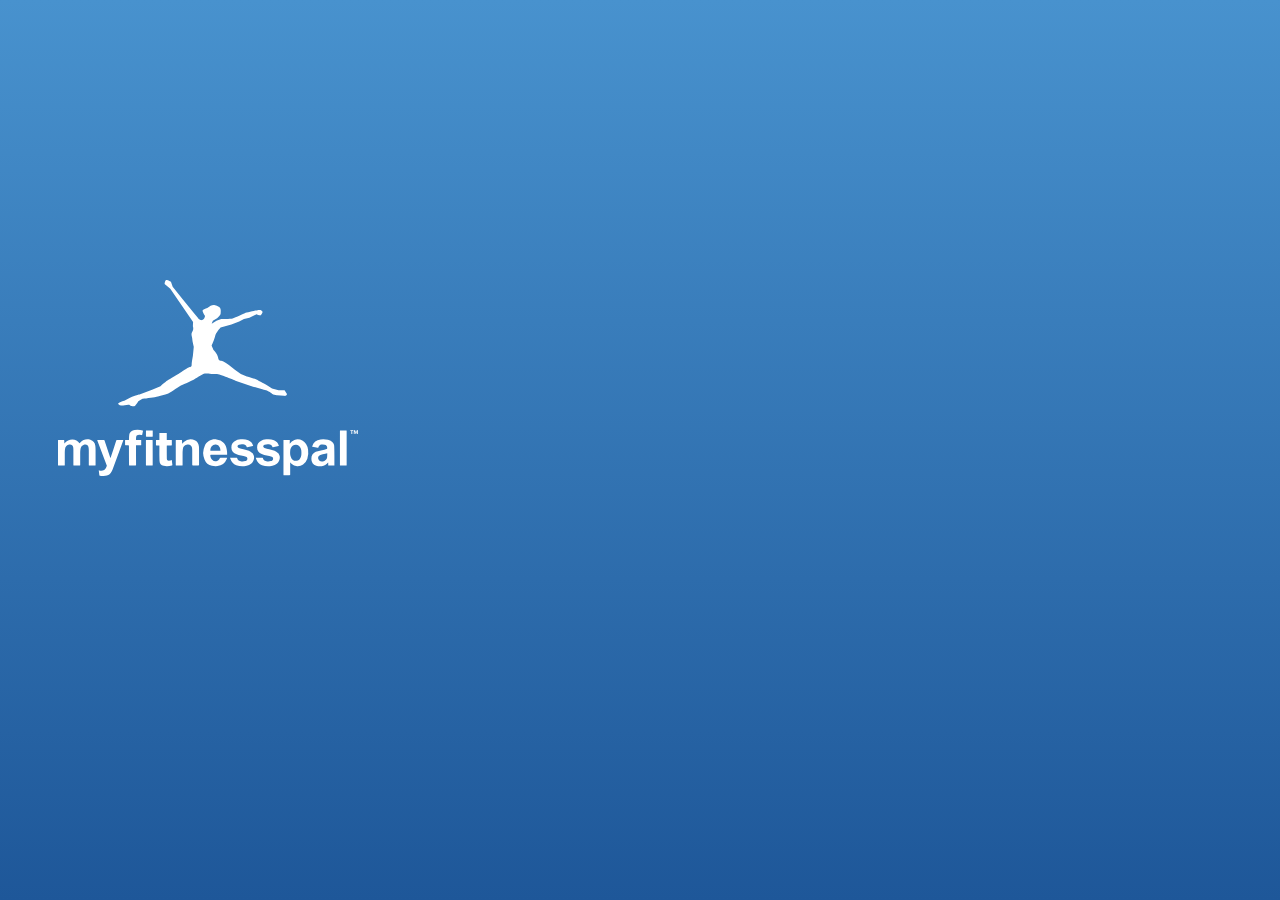
<file: index.html>
<!doctype html>
<html lang="en">
  <head>
    <!-- Required meta tags -->
    <meta charset="utf-8">
    <meta name="viewport" content="width=device-width, initial-scale=1, shrink-to-fit=no">
    
    <!-- Google fonts -->
    <link rel="preconnect" href="https://fonts.gstatic.com">
    <link href="https://fonts.googleapis.com/css2?family=Raleway:wght@300;400;600&display=swap" rel="stylesheet">
    
    <!-- Bootstrap CSS -->
    <link rel="stylesheet" href="https://stackpath.bootstrapcdn.com/bootstrap/4.3.1/css/bootstrap.min.css" integrity="sha384-ggOyR0iXCbMQv3Xipma34MD+dH/1fQ784/j6cY/iJTQUOhcWr7x9JvoRxT2MZw1T" crossorigin="anonymous">
    <link rel="stylesheet" href="css/index.css">

    <title>MyFitnessPal</title>
  </head>

  <body>
    <div class="logoImg">
      <a href="begin.html">
        <img id="logo" src="images/logo.svg" alt="My Fitness Pals Logo" class="img-fluid">
      </a>
    </div>
    

    <!-- Optional JavaScript -->
    <!-- jQuery first, then Popper.js, then Bootstrap JS -->
    <script src="https://code.jquery.com/jquery-3.3.1.slim.min.js"
      integrity="sha384-q8i/X+965DzO0rT7abK41JStQIAqVgRVzpbzo5smXKp4YfRvH+8abtTE1Pi6jizo"
      crossorigin="anonymous"></script>
    <script src="https://cdnjs.cloudflare.com/ajax/libs/popper.js/1.14.7/umd/popper.min.js"
      integrity="sha384-UO2eT0CpHqdSJQ6hJty5KVphtPhzWj9WO1clHTMGa3JDZwrnQq4sF86dIHNDz0W1"
      crossorigin="anonymous"></script>
    <script src="https://stackpath.bootstrapcdn.com/bootstrap/4.3.1/js/bootstrap.min.js"
      integrity="sha384-JjSmVgyd0p3pXB1rRibZUAYoIIy6OrQ6VrjIEaFf/nJGzIxFDsf4x0xIM+B07jRM"
      crossorigin="anonymous"></script>
  </body>
</html>
</file>
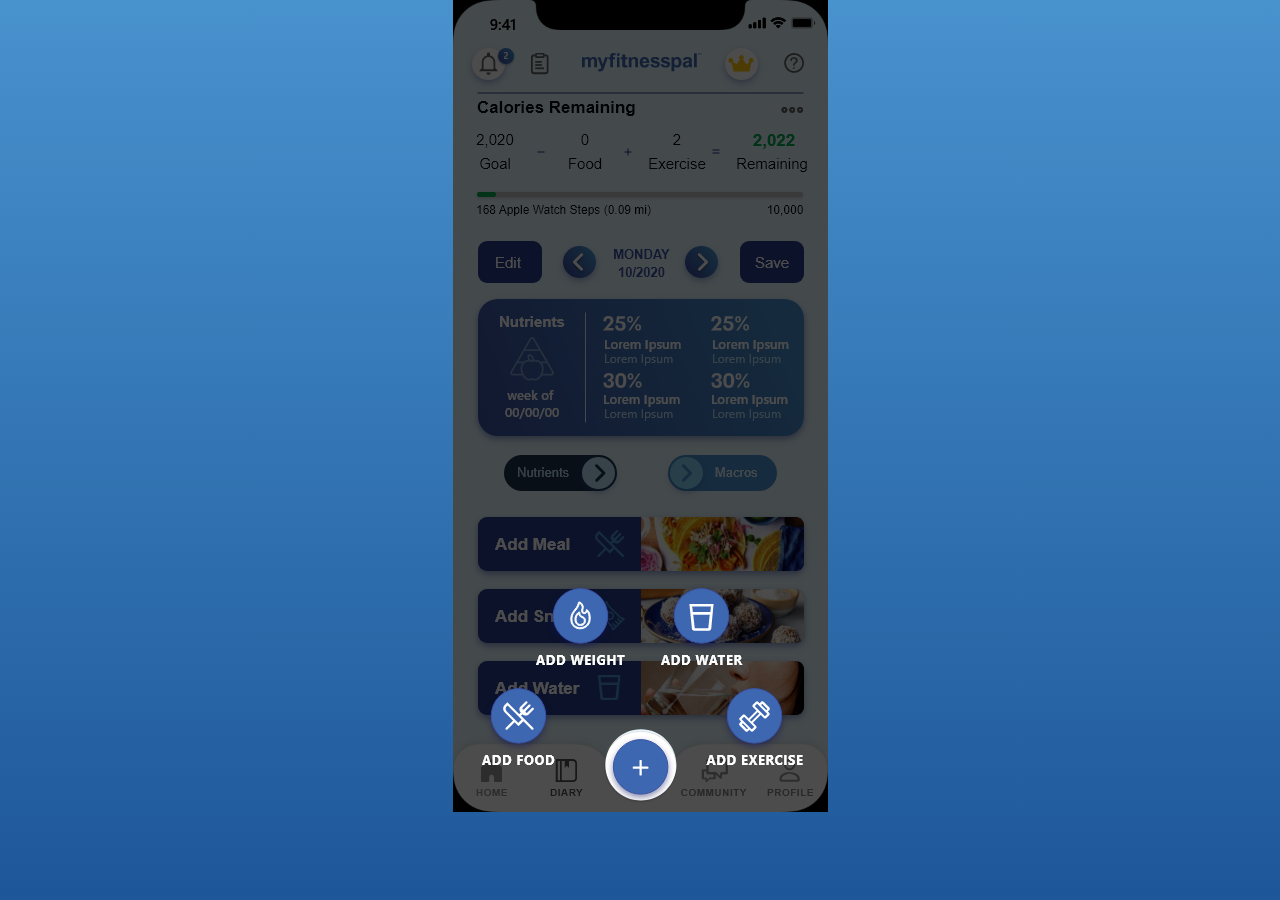
<file: addExercise.html>
<!doctype html>
<html lang="en">
  <head>
    <!-- Required meta tags -->
    <meta charset="utf-8">
    <meta name="viewport" content="width=device-width, initial-scale=1, shrink-to-fit=no">
    
    <!-- Google fonts -->
    <link rel="preconnect" href="https://fonts.gstatic.com">
    <link href="https://fonts.googleapis.com/css2?family=Raleway:wght@300;400;600&display=swap" rel="stylesheet">
    
    <!-- Bootstrap CSS -->
    <link rel="stylesheet" href="https://stackpath.bootstrapcdn.com/bootstrap/4.3.1/css/bootstrap.min.css" integrity="sha384-ggOyR0iXCbMQv3Xipma34MD+dH/1fQ784/j6cY/iJTQUOhcWr7x9JvoRxT2MZw1T" crossorigin="anonymous">
    <link rel="stylesheet" href="css/index.css">

    <title>MyFitnessPal</title>
  </head>

  <body>
    <div class="info">
        <a href="exerciseDiary.html">
         <img src="images/addExercise.png" alt="addExercise" style="width: cover;">
        </a>

    </div>
       
   
    <!-- Optional JavaScript -->
    <!-- jQuery first, then Popper.js, then Bootstrap JS -->
    <script src="https://code.jquery.com/jquery-3.3.1.slim.min.js"
      integrity="sha384-q8i/X+965DzO0rT7abK41JStQIAqVgRVzpbzo5smXKp4YfRvH+8abtTE1Pi6jizo"
      crossorigin="anonymous"></script>
    <script src="https://cdnjs.cloudflare.com/ajax/libs/popper.js/1.14.7/umd/popper.min.js"
      integrity="sha384-UO2eT0CpHqdSJQ6hJty5KVphtPhzWj9WO1clHTMGa3JDZwrnQq4sF86dIHNDz0W1"
      crossorigin="anonymous"></script>
    <script src="https://stackpath.bootstrapcdn.com/bootstrap/4.3.1/js/bootstrap.min.js"
      integrity="sha384-JjSmVgyd0p3pXB1rRibZUAYoIIy6OrQ6VrjIEaFf/nJGzIxFDsf4x0xIM+B07jRM"
      crossorigin="anonymous"></script>
  </body>
</html>
</file>
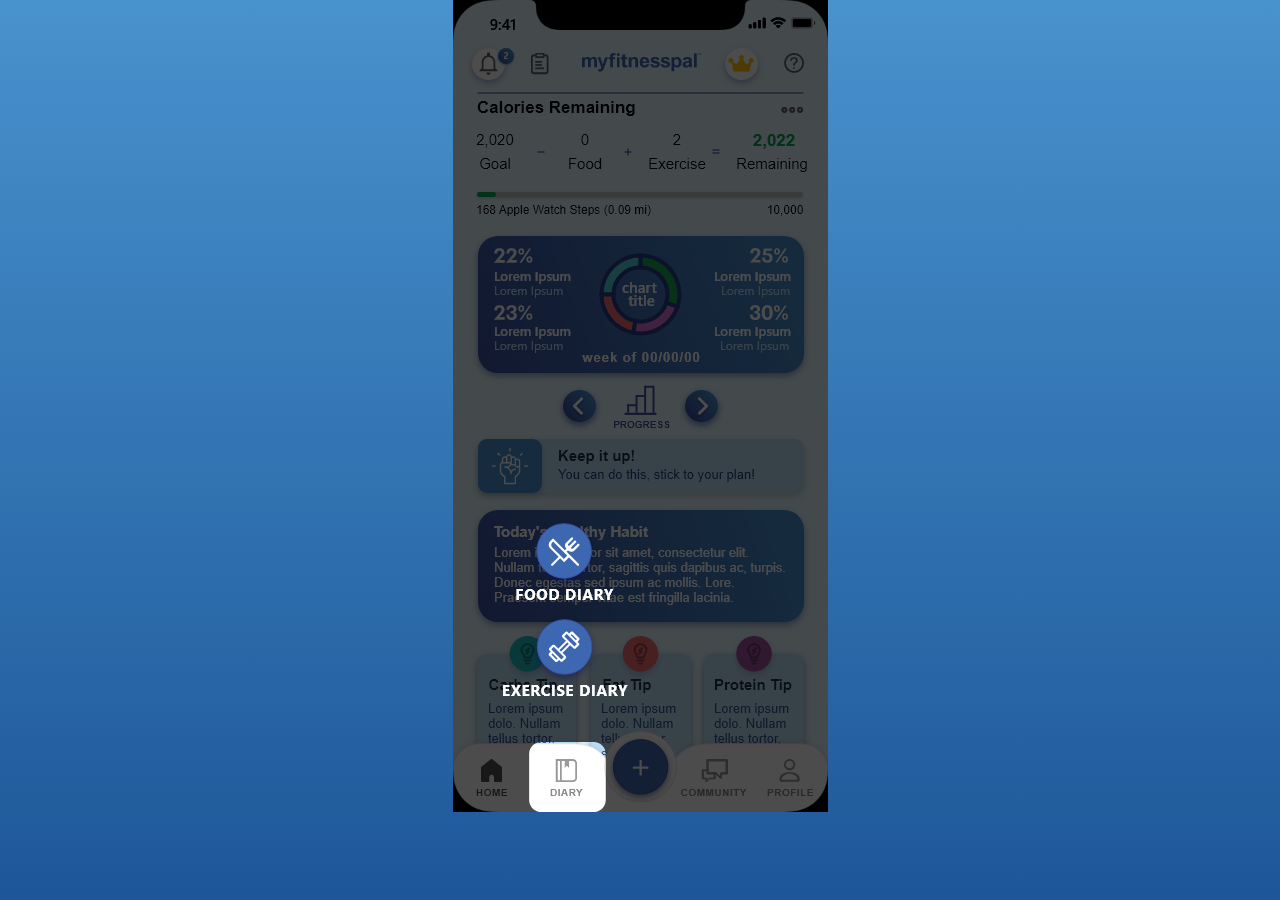
<file: addFood.html>
<!doctype html>
<html lang="en">
  <head>
    <!-- Required meta tags -->
    <meta charset="utf-8">
    <meta name="viewport" content="width=device-width, initial-scale=1, shrink-to-fit=no">
    
    <!-- Google fonts -->
    <link rel="preconnect" href="https://fonts.gstatic.com">
    <link href="https://fonts.googleapis.com/css2?family=Raleway:wght@300;400;600&display=swap" rel="stylesheet">
    
    <!-- Bootstrap CSS -->
    <link rel="stylesheet" href="https://stackpath.bootstrapcdn.com/bootstrap/4.3.1/css/bootstrap.min.css" integrity="sha384-ggOyR0iXCbMQv3Xipma34MD+dH/1fQ784/j6cY/iJTQUOhcWr7x9JvoRxT2MZw1T" crossorigin="anonymous">
    <link rel="stylesheet" href="css/index.css">

    <title>MyFitnessPal</title>
  </head>

  <body>
    <div class="info">
        <a href="foodDiary.html">
         <img src="images/addFood.png" alt="addFood" style="width: cover;">
        </a>

    </div>
       
   
    <!-- Optional JavaScript -->
    <!-- jQuery first, then Popper.js, then Bootstrap JS -->
    <script src="https://code.jquery.com/jquery-3.3.1.slim.min.js"
      integrity="sha384-q8i/X+965DzO0rT7abK41JStQIAqVgRVzpbzo5smXKp4YfRvH+8abtTE1Pi6jizo"
      crossorigin="anonymous"></script>
    <script src="https://cdnjs.cloudflare.com/ajax/libs/popper.js/1.14.7/umd/popper.min.js"
      integrity="sha384-UO2eT0CpHqdSJQ6hJty5KVphtPhzWj9WO1clHTMGa3JDZwrnQq4sF86dIHNDz0W1"
      crossorigin="anonymous"></script>
    <script src="https://stackpath.bootstrapcdn.com/bootstrap/4.3.1/js/bootstrap.min.js"
      integrity="sha384-JjSmVgyd0p3pXB1rRibZUAYoIIy6OrQ6VrjIEaFf/nJGzIxFDsf4x0xIM+B07jRM"
      crossorigin="anonymous"></script>
  </body>
</html>
</file>
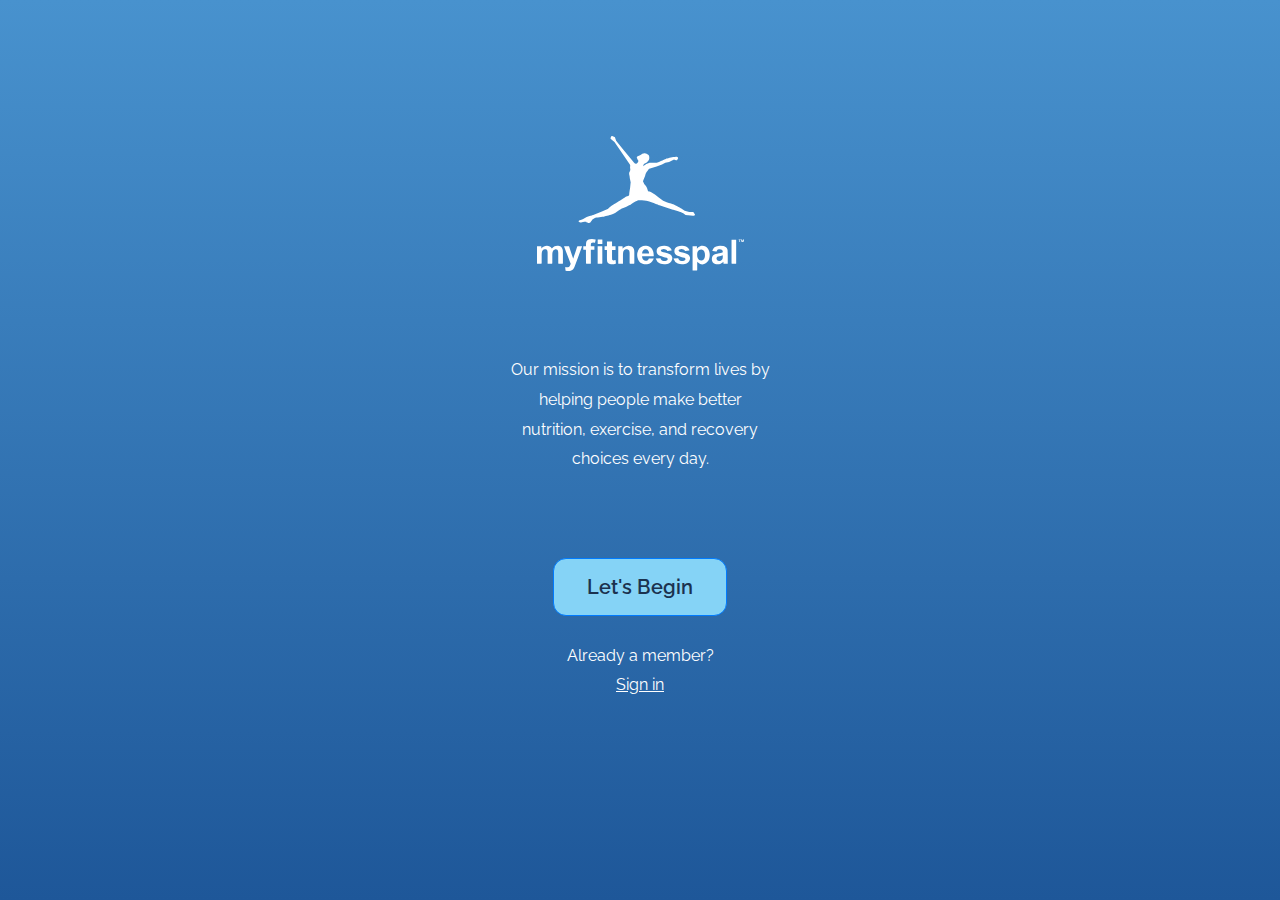
<file: begin.html>
<!doctype html>
<html lang="en">
  <head>
    <!-- Required meta tags -->
    <meta charset="utf-8">
    <meta name="viewport" content="width=device-width, initial-scale=1, shrink-to-fit=no">
    
    <!-- Google fonts -->
    <link rel="preconnect" href="https://fonts.gstatic.com">
    <link href="https://fonts.googleapis.com/css2?family=Raleway:wght@300;400;600&display=swap" rel="stylesheet">
    
    <!-- Bootstrap CSS -->
    <link rel="stylesheet" href="https://stackpath.bootstrapcdn.com/bootstrap/4.3.1/css/bootstrap.min.css" integrity="sha384-ggOyR0iXCbMQv3Xipma34MD+dH/1fQ784/j6cY/iJTQUOhcWr7x9JvoRxT2MZw1T" crossorigin="anonymous">
    <link rel="stylesheet" href="css/index.css">

    <title>MyFitnessPal</title>
  </head>

  <body>
    <div class="begin">
        <img id="logoBegin" src="images/logo.svg" alt="My Fitness Pals Logo" class="img-fluid">
        <p>Our mission is to transform lives by helping people make better nutrition, exercise, and recovery choices every&nbsp;day.</p>
        <a href="scroller.html">
            <button class="btn btn-lg btn-primary">Let's Begin</button>
        </a>
        <p>Already a member?<br>
            <a href="signIn.html">Sign in</a>    
        </p>
    </div>
    

    <!-- Optional JavaScript -->
    <!-- jQuery first, then Popper.js, then Bootstrap JS -->
    <script src="https://code.jquery.com/jquery-3.3.1.slim.min.js"
      integrity="sha384-q8i/X+965DzO0rT7abK41JStQIAqVgRVzpbzo5smXKp4YfRvH+8abtTE1Pi6jizo"
      crossorigin="anonymous"></script>
    <script src="https://cdnjs.cloudflare.com/ajax/libs/popper.js/1.14.7/umd/popper.min.js"
      integrity="sha384-UO2eT0CpHqdSJQ6hJty5KVphtPhzWj9WO1clHTMGa3JDZwrnQq4sF86dIHNDz0W1"
      crossorigin="anonymous"></script>
    <script src="https://stackpath.bootstrapcdn.com/bootstrap/4.3.1/js/bootstrap.min.js"
      integrity="sha384-JjSmVgyd0p3pXB1rRibZUAYoIIy6OrQ6VrjIEaFf/nJGzIxFDsf4x0xIM+B07jRM"
      crossorigin="anonymous"></script>
  </body>
</html>
</file>
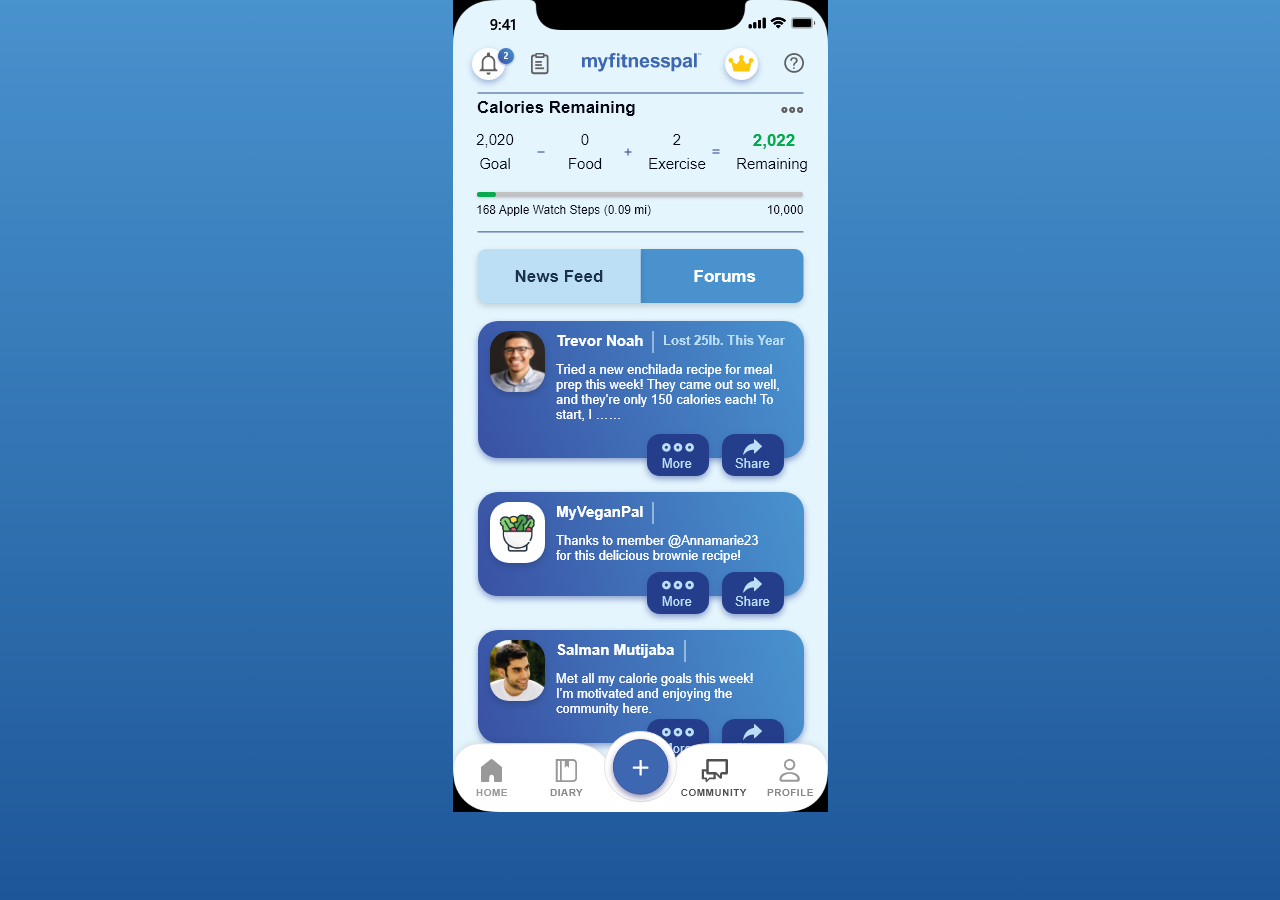
<file: community.html>
<!doctype html>
<html lang="en">
  <head>
    <!-- Required meta tags -->
    <meta charset="utf-8">
    <meta name="viewport" content="width=device-width, initial-scale=1, shrink-to-fit=no">
    
    <!-- Google fonts -->
    <link rel="preconnect" href="https://fonts.gstatic.com">
    <link href="https://fonts.googleapis.com/css2?family=Raleway:wght@300;400;600&display=swap" rel="stylesheet">
    
    <!-- Bootstrap CSS -->
    <link rel="stylesheet" href="https://stackpath.bootstrapcdn.com/bootstrap/4.3.1/css/bootstrap.min.css" integrity="sha384-ggOyR0iXCbMQv3Xipma34MD+dH/1fQ784/j6cY/iJTQUOhcWr7x9JvoRxT2MZw1T" crossorigin="anonymous">
    <link rel="stylesheet" href="css/index.css">

    <title>MyFitnessPal</title>
  </head>

  <body>
    <div class="info">
        <a href="forums.html">
         <img src="images/newsFeed.png" alt="community" style="width: cover;">
        </a>

    </div>
       
   
    <!-- Optional JavaScript -->
    <!-- jQuery first, then Popper.js, then Bootstrap JS -->
    <script src="https://code.jquery.com/jquery-3.3.1.slim.min.js"
      integrity="sha384-q8i/X+965DzO0rT7abK41JStQIAqVgRVzpbzo5smXKp4YfRvH+8abtTE1Pi6jizo"
      crossorigin="anonymous"></script>
    <script src="https://cdnjs.cloudflare.com/ajax/libs/popper.js/1.14.7/umd/popper.min.js"
      integrity="sha384-UO2eT0CpHqdSJQ6hJty5KVphtPhzWj9WO1clHTMGa3JDZwrnQq4sF86dIHNDz0W1"
      crossorigin="anonymous"></script>
    <script src="https://stackpath.bootstrapcdn.com/bootstrap/4.3.1/js/bootstrap.min.js"
      integrity="sha384-JjSmVgyd0p3pXB1rRibZUAYoIIy6OrQ6VrjIEaFf/nJGzIxFDsf4x0xIM+B07jRM"
      crossorigin="anonymous"></script>
  </body>
</html>
</file>
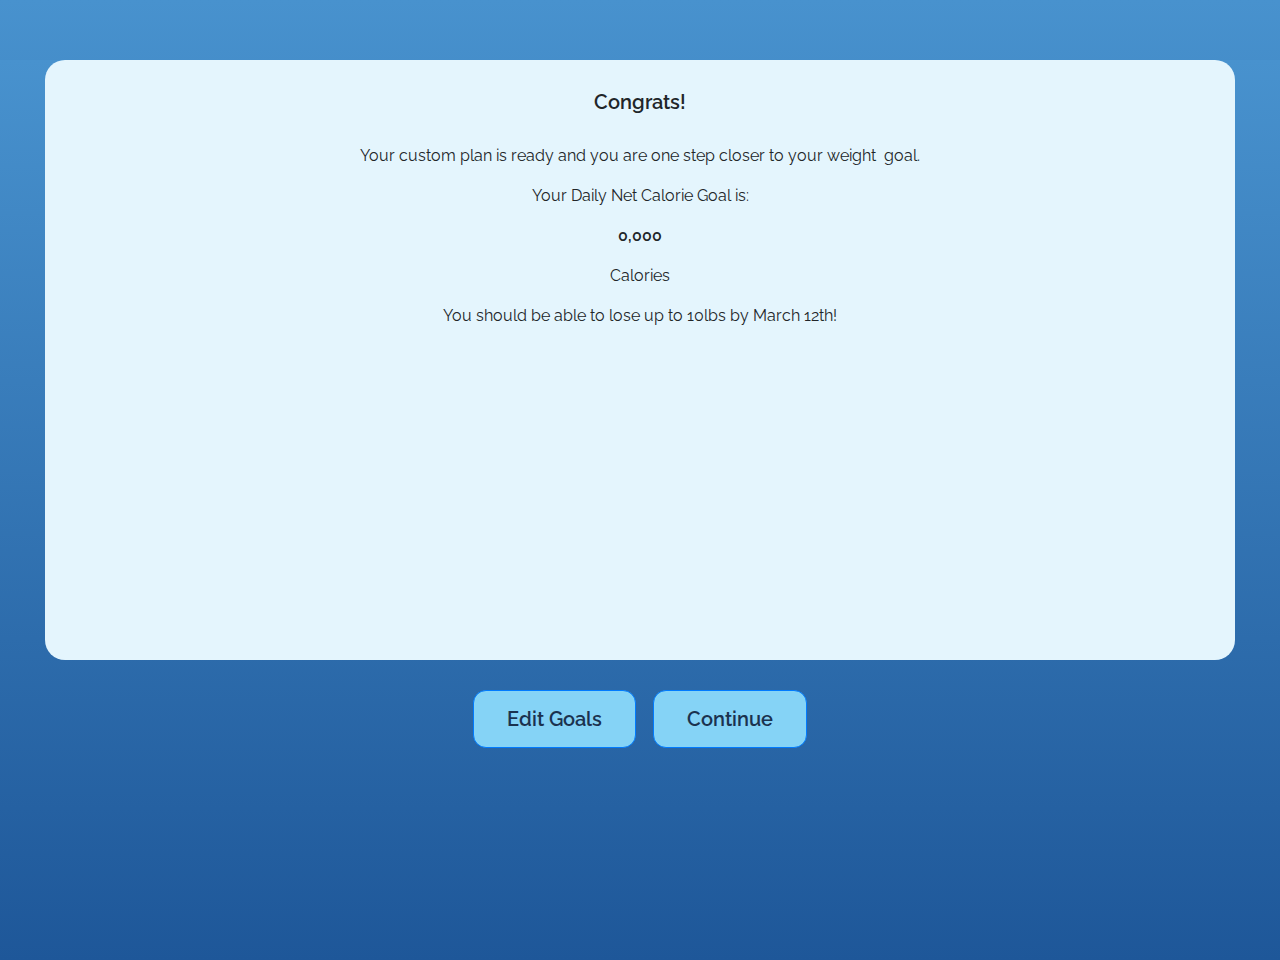
<file: congrats.html>
<!doctype html>
<html lang="en">
  <head>
    <!-- Required meta tags -->
    <meta charset="utf-8">
    <meta name="viewport" content="width=device-width, initial-scale=1, shrink-to-fit=no">
    
    <!-- Google fonts -->
    <link rel="preconnect" href="https://fonts.gstatic.com">
    <link href="https://fonts.googleapis.com/css2?family=Raleway:wght@300;400;600&display=swap" rel="stylesheet">
    
    <!-- Bootstrap CSS -->
    <link rel="stylesheet" href="https://stackpath.bootstrapcdn.com/bootstrap/4.3.1/css/bootstrap.min.css" integrity="sha384-ggOyR0iXCbMQv3Xipma34MD+dH/1fQ784/j6cY/iJTQUOhcWr7x9JvoRxT2MZw1T" crossorigin="anonymous">
    <link rel="stylesheet" href="css/index.css">

    <title>MyFitnessPal</title>
  </head>

  <body>
    <div class="info">
      <div class="congratsContent">
          <h1>Congrats!</h1>
          <p>Your custom plan is ready and you are one step closer to your weight &nbsp;goal.</p>
          <p>Your Daily Net Calorie Goal is:</p>
            <p style="font-weight: 600;">0,000</p>
            <p>Calories</p>
            <p>You should be able to lose up to 10lbs by March 12th!</p>
      </div>

        <a href="info2.html">
            <button class="btn btn-lg btn-primary">Edit Goals</button>
        </a>
        <a href="homepage.html">
            <button class="btn btn-lg btn-primary" id="second">Continue</button>
        </a>

    </div>
       
   
    <!-- Optional JavaScript -->
    <!-- jQuery first, then Popper.js, then Bootstrap JS -->
    <script src="https://code.jquery.com/jquery-3.3.1.slim.min.js"
      integrity="sha384-q8i/X+965DzO0rT7abK41JStQIAqVgRVzpbzo5smXKp4YfRvH+8abtTE1Pi6jizo"
      crossorigin="anonymous"></script>
    <script src="https://cdnjs.cloudflare.com/ajax/libs/popper.js/1.14.7/umd/popper.min.js"
      integrity="sha384-UO2eT0CpHqdSJQ6hJty5KVphtPhzWj9WO1clHTMGa3JDZwrnQq4sF86dIHNDz0W1"
      crossorigin="anonymous"></script>
    <script src="https://stackpath.bootstrapcdn.com/bootstrap/4.3.1/js/bootstrap.min.js"
      integrity="sha384-JjSmVgyd0p3pXB1rRibZUAYoIIy6OrQ6VrjIEaFf/nJGzIxFDsf4x0xIM+B07jRM"
      crossorigin="anonymous"></script>
  </body>
</html>
</file>
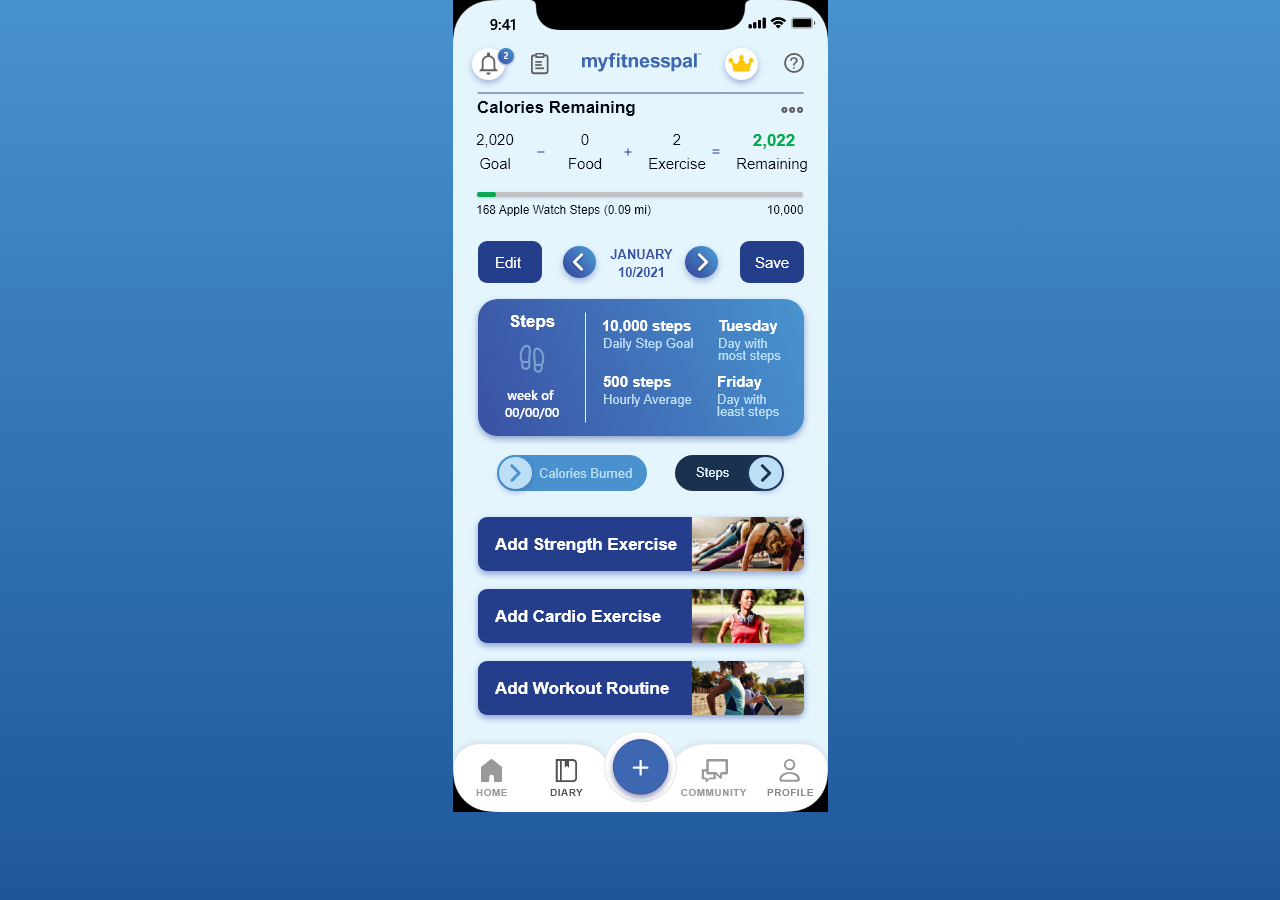
<file: exerciseDiary.html>
<!doctype html>
<html lang="en">
  <head>
    <!-- Required meta tags -->
    <meta charset="utf-8">
    <meta name="viewport" content="width=device-width, initial-scale=1, shrink-to-fit=no">
    
    <!-- Google fonts -->
    <link rel="preconnect" href="https://fonts.gstatic.com">
    <link href="https://fonts.googleapis.com/css2?family=Raleway:wght@300;400;600&display=swap" rel="stylesheet">
    
    <!-- Bootstrap CSS -->
    <link rel="stylesheet" href="https://stackpath.bootstrapcdn.com/bootstrap/4.3.1/css/bootstrap.min.css" integrity="sha384-ggOyR0iXCbMQv3Xipma34MD+dH/1fQ784/j6cY/iJTQUOhcWr7x9JvoRxT2MZw1T" crossorigin="anonymous">
    <link rel="stylesheet" href="css/index.css">

    <title>MyFitnessPal</title>
  </head>

  <body>
    <div class="info">
        <a href="community.html">
         <img src="images/exerciseLog.png" alt="exerciseDiary" style="width: cover;">
        </a>

    </div>
       
   
    <!-- Optional JavaScript -->
    <!-- jQuery first, then Popper.js, then Bootstrap JS -->
    <script src="https://code.jquery.com/jquery-3.3.1.slim.min.js"
      integrity="sha384-q8i/X+965DzO0rT7abK41JStQIAqVgRVzpbzo5smXKp4YfRvH+8abtTE1Pi6jizo"
      crossorigin="anonymous"></script>
    <script src="https://cdnjs.cloudflare.com/ajax/libs/popper.js/1.14.7/umd/popper.min.js"
      integrity="sha384-UO2eT0CpHqdSJQ6hJty5KVphtPhzWj9WO1clHTMGa3JDZwrnQq4sF86dIHNDz0W1"
      crossorigin="anonymous"></script>
    <script src="https://stackpath.bootstrapcdn.com/bootstrap/4.3.1/js/bootstrap.min.js"
      integrity="sha384-JjSmVgyd0p3pXB1rRibZUAYoIIy6OrQ6VrjIEaFf/nJGzIxFDsf4x0xIM+B07jRM"
      crossorigin="anonymous"></script>
  </body>
</html>
</file>
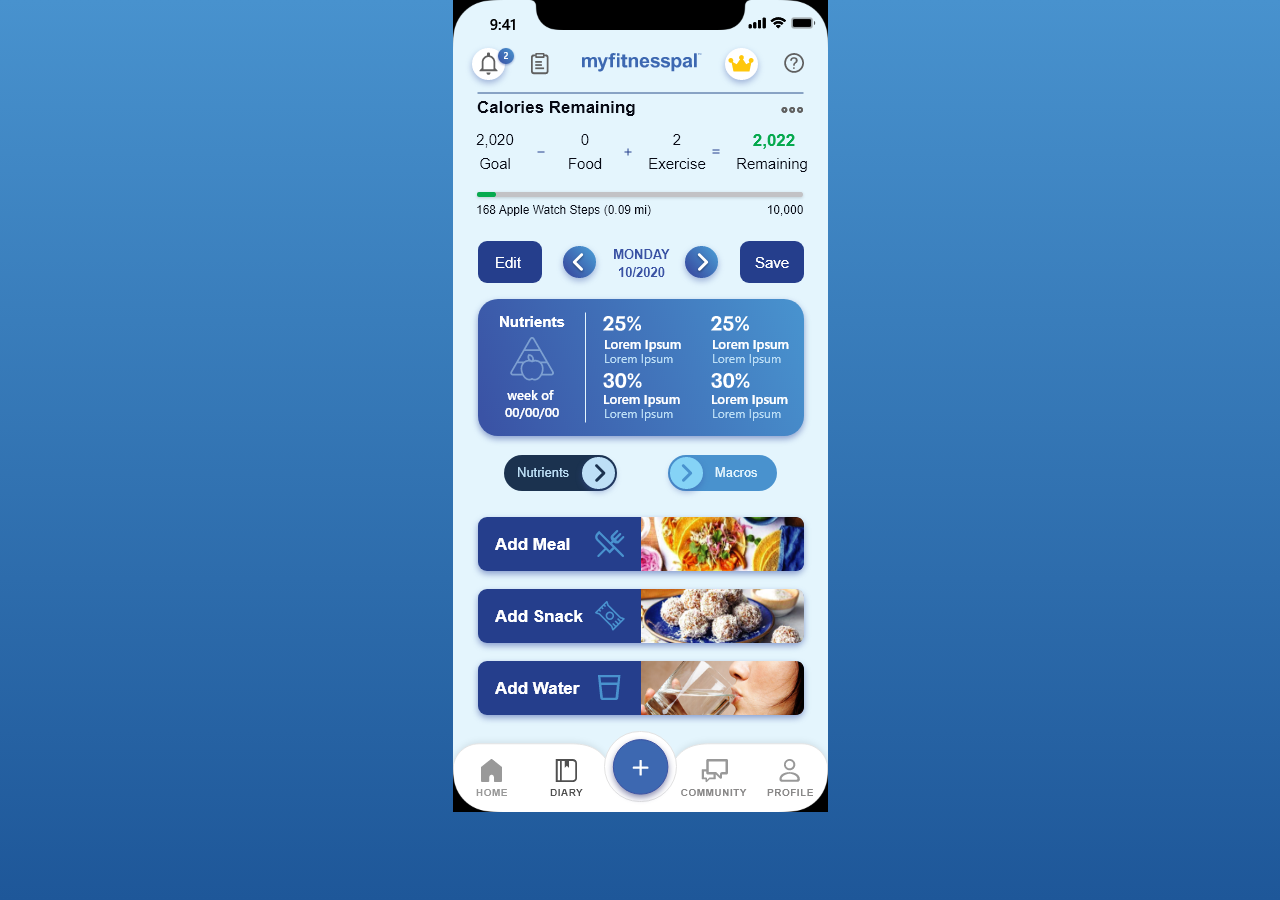
<file: foodDiary.html>
<!doctype html>
<html lang="en">
  <head>
    <!-- Required meta tags -->
    <meta charset="utf-8">
    <meta name="viewport" content="width=device-width, initial-scale=1, shrink-to-fit=no">
    
    <!-- Google fonts -->
    <link rel="preconnect" href="https://fonts.gstatic.com">
    <link href="https://fonts.googleapis.com/css2?family=Raleway:wght@300;400;600&display=swap" rel="stylesheet">
    
    <!-- Bootstrap CSS -->
    <link rel="stylesheet" href="https://stackpath.bootstrapcdn.com/bootstrap/4.3.1/css/bootstrap.min.css" integrity="sha384-ggOyR0iXCbMQv3Xipma34MD+dH/1fQ784/j6cY/iJTQUOhcWr7x9JvoRxT2MZw1T" crossorigin="anonymous">
    <link rel="stylesheet" href="css/index.css">

    <title>MyFitnessPal</title>
  </head>

  <body>
    <div class="info">
        <a href="addExercise.html">
         <img src="images/foodDiary.png" alt="foodDiary" style="width: cover;">
        </a>

    </div>
       
   
    <!-- Optional JavaScript -->
    <!-- jQuery first, then Popper.js, then Bootstrap JS -->
    <script src="https://code.jquery.com/jquery-3.3.1.slim.min.js"
      integrity="sha384-q8i/X+965DzO0rT7abK41JStQIAqVgRVzpbzo5smXKp4YfRvH+8abtTE1Pi6jizo"
      crossorigin="anonymous"></script>
    <script src="https://cdnjs.cloudflare.com/ajax/libs/popper.js/1.14.7/umd/popper.min.js"
      integrity="sha384-UO2eT0CpHqdSJQ6hJty5KVphtPhzWj9WO1clHTMGa3JDZwrnQq4sF86dIHNDz0W1"
      crossorigin="anonymous"></script>
    <script src="https://stackpath.bootstrapcdn.com/bootstrap/4.3.1/js/bootstrap.min.js"
      integrity="sha384-JjSmVgyd0p3pXB1rRibZUAYoIIy6OrQ6VrjIEaFf/nJGzIxFDsf4x0xIM+B07jRM"
      crossorigin="anonymous"></script>
  </body>
</html>
</file>
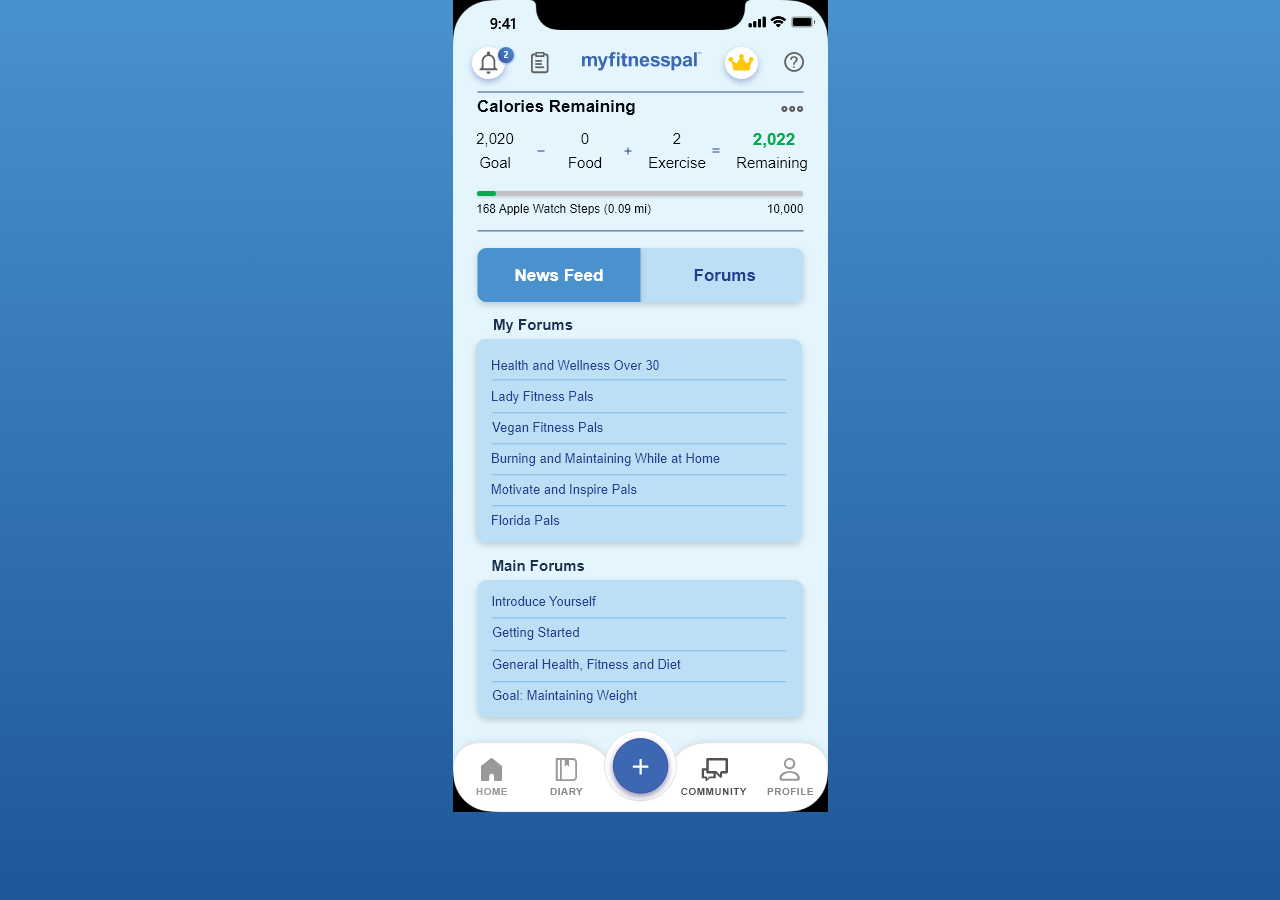
<file: forums.html>
<!doctype html>
<html lang="en">
  <head>
    <!-- Required meta tags -->
    <meta charset="utf-8">
    <meta name="viewport" content="width=device-width, initial-scale=1, shrink-to-fit=no">
    
    <!-- Google fonts -->
    <link rel="preconnect" href="https://fonts.gstatic.com">
    <link href="https://fonts.googleapis.com/css2?family=Raleway:wght@300;400;600&display=swap" rel="stylesheet">
    
    <!-- Bootstrap CSS -->
    <link rel="stylesheet" href="https://stackpath.bootstrapcdn.com/bootstrap/4.3.1/css/bootstrap.min.css" integrity="sha384-ggOyR0iXCbMQv3Xipma34MD+dH/1fQ784/j6cY/iJTQUOhcWr7x9JvoRxT2MZw1T" crossorigin="anonymous">
    <link rel="stylesheet" href="css/index.css">

    <title>MyFitnessPal</title>
  </head>

  <body>
    <div class="info">
        <a href="homepage.html">
         <img src="images/forums.png" alt="forums" style="width: cover;">
        </a>

    </div>
       
   
    <!-- Optional JavaScript -->
    <!-- jQuery first, then Popper.js, then Bootstrap JS -->
    <script src="https://code.jquery.com/jquery-3.3.1.slim.min.js"
      integrity="sha384-q8i/X+965DzO0rT7abK41JStQIAqVgRVzpbzo5smXKp4YfRvH+8abtTE1Pi6jizo"
      crossorigin="anonymous"></script>
    <script src="https://cdnjs.cloudflare.com/ajax/libs/popper.js/1.14.7/umd/popper.min.js"
      integrity="sha384-UO2eT0CpHqdSJQ6hJty5KVphtPhzWj9WO1clHTMGa3JDZwrnQq4sF86dIHNDz0W1"
      crossorigin="anonymous"></script>
    <script src="https://stackpath.bootstrapcdn.com/bootstrap/4.3.1/js/bootstrap.min.js"
      integrity="sha384-JjSmVgyd0p3pXB1rRibZUAYoIIy6OrQ6VrjIEaFf/nJGzIxFDsf4x0xIM+B07jRM"
      crossorigin="anonymous"></script>
  </body>
</html>
</file>
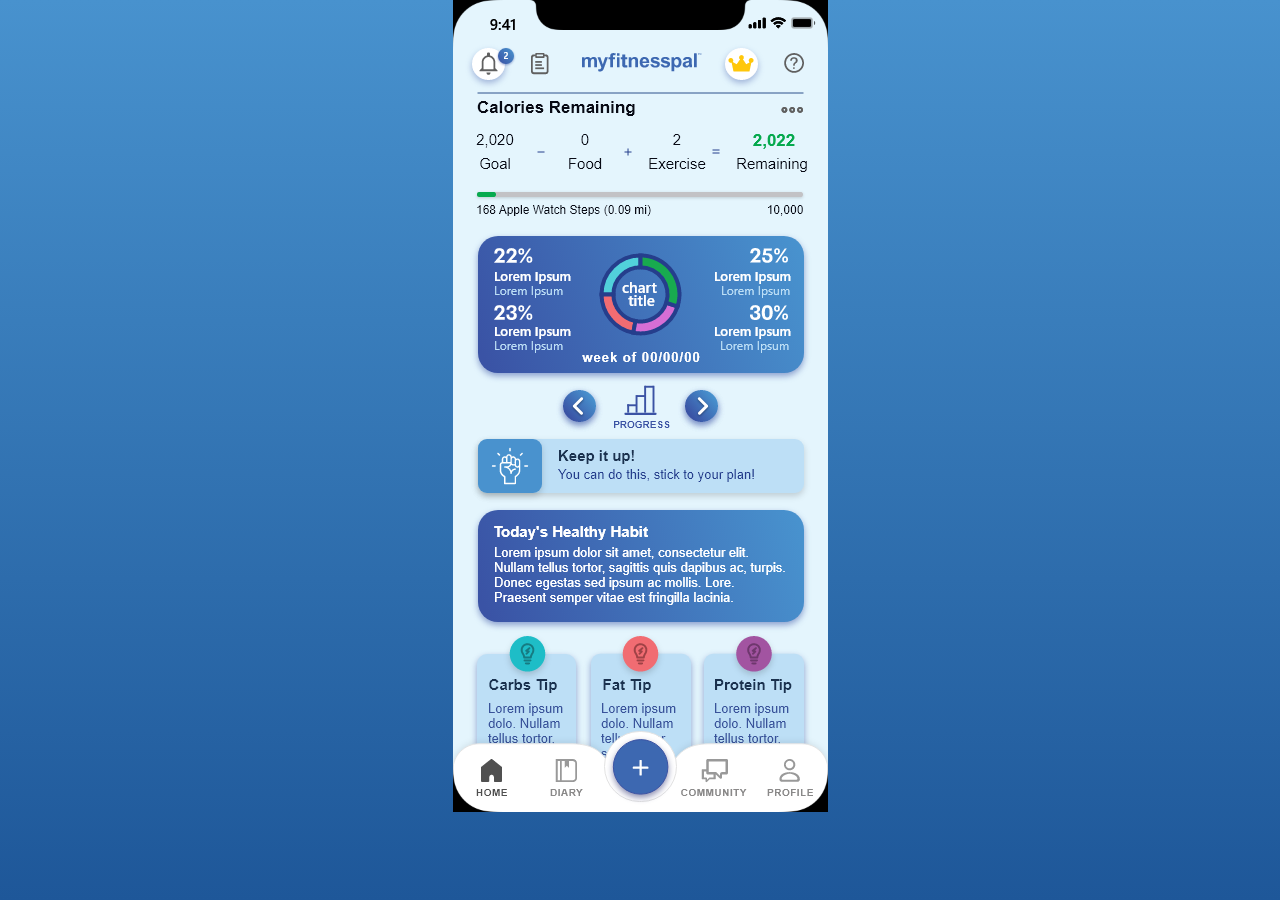
<file: homepage.html>
<!doctype html>
<html lang="en">
  <head>
    <!-- Required meta tags -->
    <meta charset="utf-8">
    <meta name="viewport" content="width=device-width, initial-scale=1, shrink-to-fit=no">
    
    <!-- Google fonts -->
    <link rel="preconnect" href="https://fonts.gstatic.com">
    <link href="https://fonts.googleapis.com/css2?family=Raleway:wght@300;400;600&display=swap" rel="stylesheet">
    
    <!-- Bootstrap CSS -->
    <link rel="stylesheet" href="https://stackpath.bootstrapcdn.com/bootstrap/4.3.1/css/bootstrap.min.css" integrity="sha384-ggOyR0iXCbMQv3Xipma34MD+dH/1fQ784/j6cY/iJTQUOhcWr7x9JvoRxT2MZw1T" crossorigin="anonymous">
    <link rel="stylesheet" href="css/index.css">

    <title>MyFitnessPal</title>
  </head>

  <body>
    <div class="info">
        <a href="addFood.html">
         <img src="images/Homepage.png" alt="homepage" style="width: cover;">
        </a>

    </div>
       
   
    <!-- Optional JavaScript -->
    <!-- jQuery first, then Popper.js, then Bootstrap JS -->
    <script src="https://code.jquery.com/jquery-3.3.1.slim.min.js"
      integrity="sha384-q8i/X+965DzO0rT7abK41JStQIAqVgRVzpbzo5smXKp4YfRvH+8abtTE1Pi6jizo"
      crossorigin="anonymous"></script>
    <script src="https://cdnjs.cloudflare.com/ajax/libs/popper.js/1.14.7/umd/popper.min.js"
      integrity="sha384-UO2eT0CpHqdSJQ6hJty5KVphtPhzWj9WO1clHTMGa3JDZwrnQq4sF86dIHNDz0W1"
      crossorigin="anonymous"></script>
    <script src="https://stackpath.bootstrapcdn.com/bootstrap/4.3.1/js/bootstrap.min.js"
      integrity="sha384-JjSmVgyd0p3pXB1rRibZUAYoIIy6OrQ6VrjIEaFf/nJGzIxFDsf4x0xIM+B07jRM"
      crossorigin="anonymous"></script>
  </body>
</html>
</file>
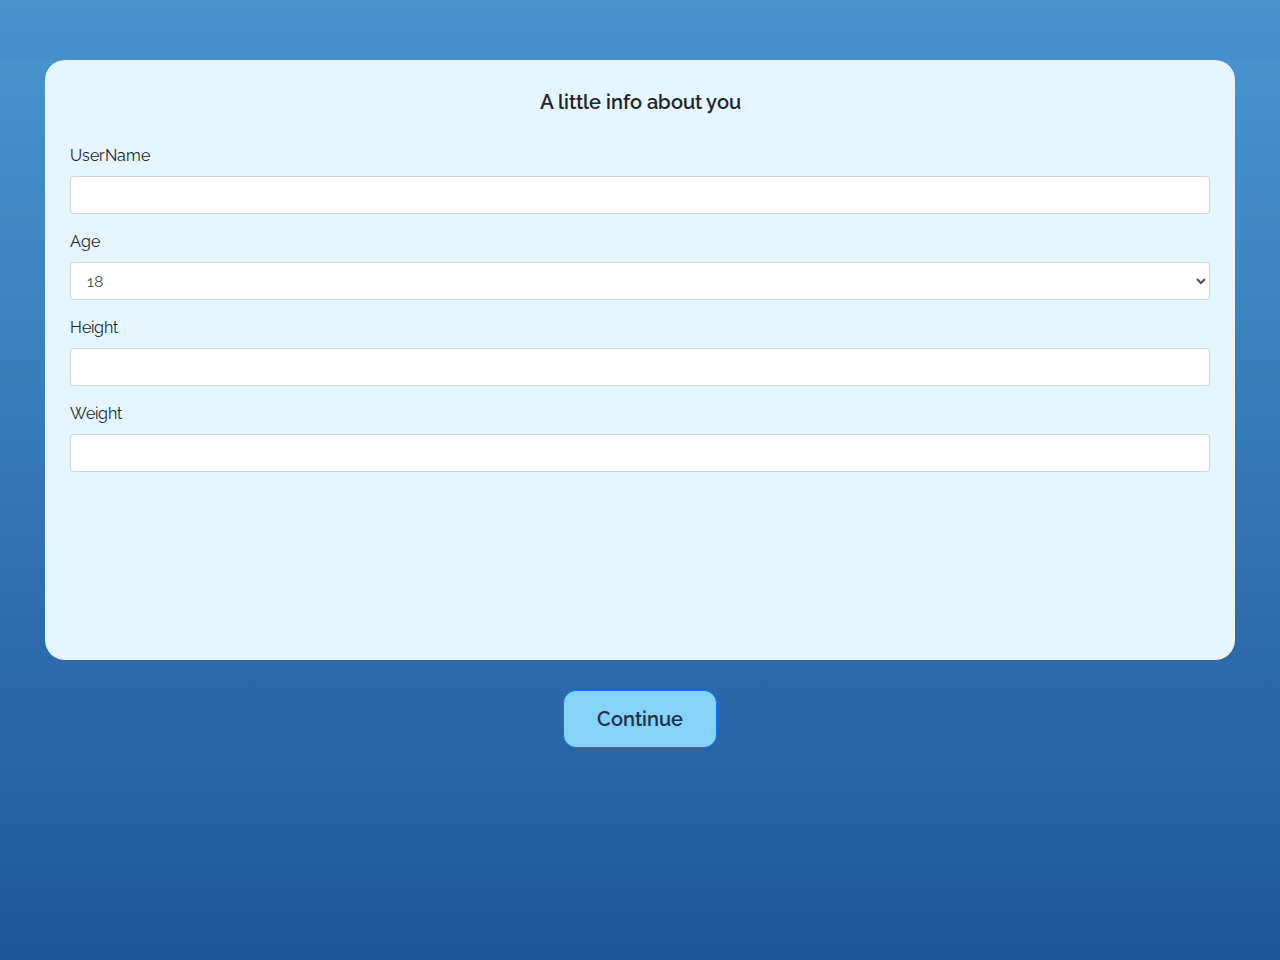
<file: info1.html>
<!doctype html>
<html lang="en">
  <head>
    <!-- Required meta tags -->
    <meta charset="utf-8">
    <meta name="viewport" content="width=device-width, initial-scale=1, shrink-to-fit=no">
    
    <!-- Google fonts -->
    <link rel="preconnect" href="https://fonts.gstatic.com">
    <link href="https://fonts.googleapis.com/css2?family=Raleway:wght@300;400;600&display=swap" rel="stylesheet">
    
    <!-- Bootstrap CSS -->
    <link rel="stylesheet" href="https://stackpath.bootstrapcdn.com/bootstrap/4.3.1/css/bootstrap.min.css" integrity="sha384-ggOyR0iXCbMQv3Xipma34MD+dH/1fQ784/j6cY/iJTQUOhcWr7x9JvoRxT2MZw1T" crossorigin="anonymous">
    <link rel="stylesheet" href="css/index.css">

    <title>MyFitnessPal</title>
  </head>

  <body>
    <div class="info">
      <div class="infoContent">
          <h1>A little info about you</h1>
          <form>
            <div class="form-group">
              <label for="userName">UserName</label>
              <input type="text" class="form-control" id="userName">
            </div>

            <!-- Age -->
            <div class="form-group">
              <label for="age">Age</label>
              <select class="form-control" id="age">
                <option>18</option>
                <option>19</option>
                <option>20</option>
                <option>21</option>
                <option>22</option>
                <option>23</option>
              </select>
            </div>
            

            <div class="form-group">
              <label for="height">Height</label>
              <input type="text" class="form-control" id="height">
            </div>

            <div class="form-group">
              <label for="weight">Weight</label>
              <input type="text" class="form-control" id="seight">
            </div>
            
          </form>
      </div>
      <a href="info2.html">
          <button class="btn btn-lg btn-primary">Continue</button>
      </a>
    </div>
       
   
    <!-- Optional JavaScript -->
    <!-- jQuery first, then Popper.js, then Bootstrap JS -->
    <script src="https://code.jquery.com/jquery-3.3.1.slim.min.js"
      integrity="sha384-q8i/X+965DzO0rT7abK41JStQIAqVgRVzpbzo5smXKp4YfRvH+8abtTE1Pi6jizo"
      crossorigin="anonymous"></script>
    <script src="https://cdnjs.cloudflare.com/ajax/libs/popper.js/1.14.7/umd/popper.min.js"
      integrity="sha384-UO2eT0CpHqdSJQ6hJty5KVphtPhzWj9WO1clHTMGa3JDZwrnQq4sF86dIHNDz0W1"
      crossorigin="anonymous"></script>
    <script src="https://stackpath.bootstrapcdn.com/bootstrap/4.3.1/js/bootstrap.min.js"
      integrity="sha384-JjSmVgyd0p3pXB1rRibZUAYoIIy6OrQ6VrjIEaFf/nJGzIxFDsf4x0xIM+B07jRM"
      crossorigin="anonymous"></script>
  </body>
</html>
</file>
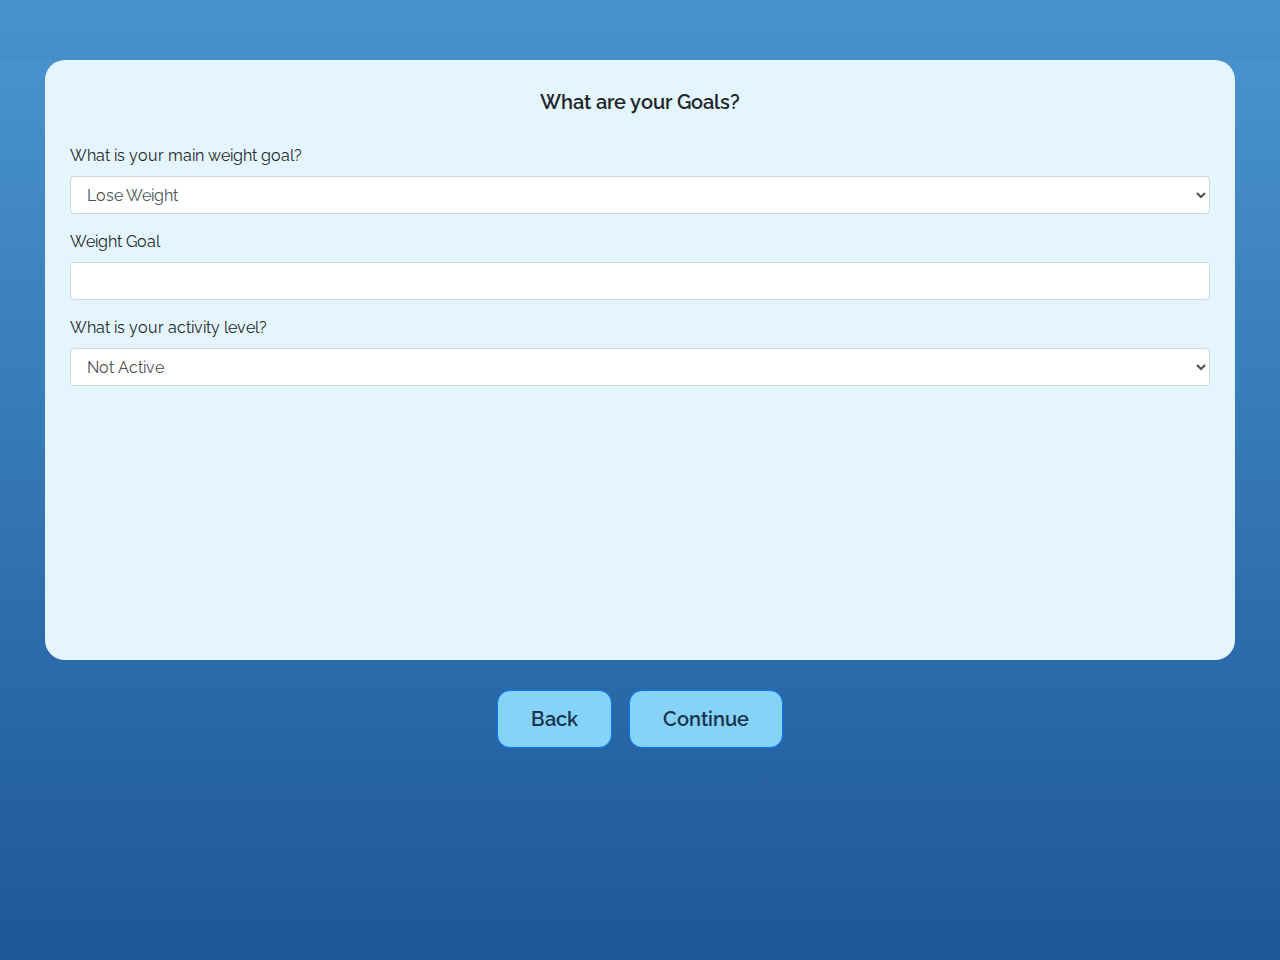
<file: info2.html>
<!doctype html>
<html lang="en">
  <head>
    <!-- Required meta tags -->
    <meta charset="utf-8">
    <meta name="viewport" content="width=device-width, initial-scale=1, shrink-to-fit=no">
    
    <!-- Google fonts -->
    <link rel="preconnect" href="https://fonts.gstatic.com">
    <link href="https://fonts.googleapis.com/css2?family=Raleway:wght@300;400;600&display=swap" rel="stylesheet">
    
    <!-- Bootstrap CSS -->
    <link rel="stylesheet" href="https://stackpath.bootstrapcdn.com/bootstrap/4.3.1/css/bootstrap.min.css" integrity="sha384-ggOyR0iXCbMQv3Xipma34MD+dH/1fQ784/j6cY/iJTQUOhcWr7x9JvoRxT2MZw1T" crossorigin="anonymous">
    <link rel="stylesheet" href="css/index.css">

    <title>MyFitnessPal</title>
  </head>

  <body>
    <div class="info">
      <div class="infoContent">
          <h1>What are your Goals?</h1>
          <form>
            
            <!-- Age -->
            <div class="form-group">
              <label for="age">What is your main weight goal?</label>
              <select class="form-control" id="goals">
                <option>Lose Weight</option>
                <option>Maintain Weight</option>
                <option>Gain Weight</option>
              </select>
            </div>

            <div class="form-group">
              <label for="weightGoal">Weight Goal</label>
              <input type="text" class="form-control" id="weightGoal">
            </div>
            
            <div class="form-group">
              <label for="age">What is your activity level?</label>
              <select class="form-control" id="activityLevel">
                <option>Not Active</option>
                <option>Lightly Active</option>
                <option>Moderately Active</option>
                <option>Heavily Active</option>
              </select>
            </div>
            
          </form>
      </div>

        <a href="info1.html">
            <button class="btn btn-lg btn-primary">Back</button>
        </a>
        <a href="congrats.html">
            <button class="btn btn-lg btn-primary" id="second">Continue</button>
        </a>

    </div>
       
   
    <!-- Optional JavaScript -->
    <!-- jQuery first, then Popper.js, then Bootstrap JS -->
    <script src="https://code.jquery.com/jquery-3.3.1.slim.min.js"
      integrity="sha384-q8i/X+965DzO0rT7abK41JStQIAqVgRVzpbzo5smXKp4YfRvH+8abtTE1Pi6jizo"
      crossorigin="anonymous"></script>
    <script src="https://cdnjs.cloudflare.com/ajax/libs/popper.js/1.14.7/umd/popper.min.js"
      integrity="sha384-UO2eT0CpHqdSJQ6hJty5KVphtPhzWj9WO1clHTMGa3JDZwrnQq4sF86dIHNDz0W1"
      crossorigin="anonymous"></script>
    <script src="https://stackpath.bootstrapcdn.com/bootstrap/4.3.1/js/bootstrap.min.js"
      integrity="sha384-JjSmVgyd0p3pXB1rRibZUAYoIIy6OrQ6VrjIEaFf/nJGzIxFDsf4x0xIM+B07jRM"
      crossorigin="anonymous"></script>
  </body>
</html>
</file>
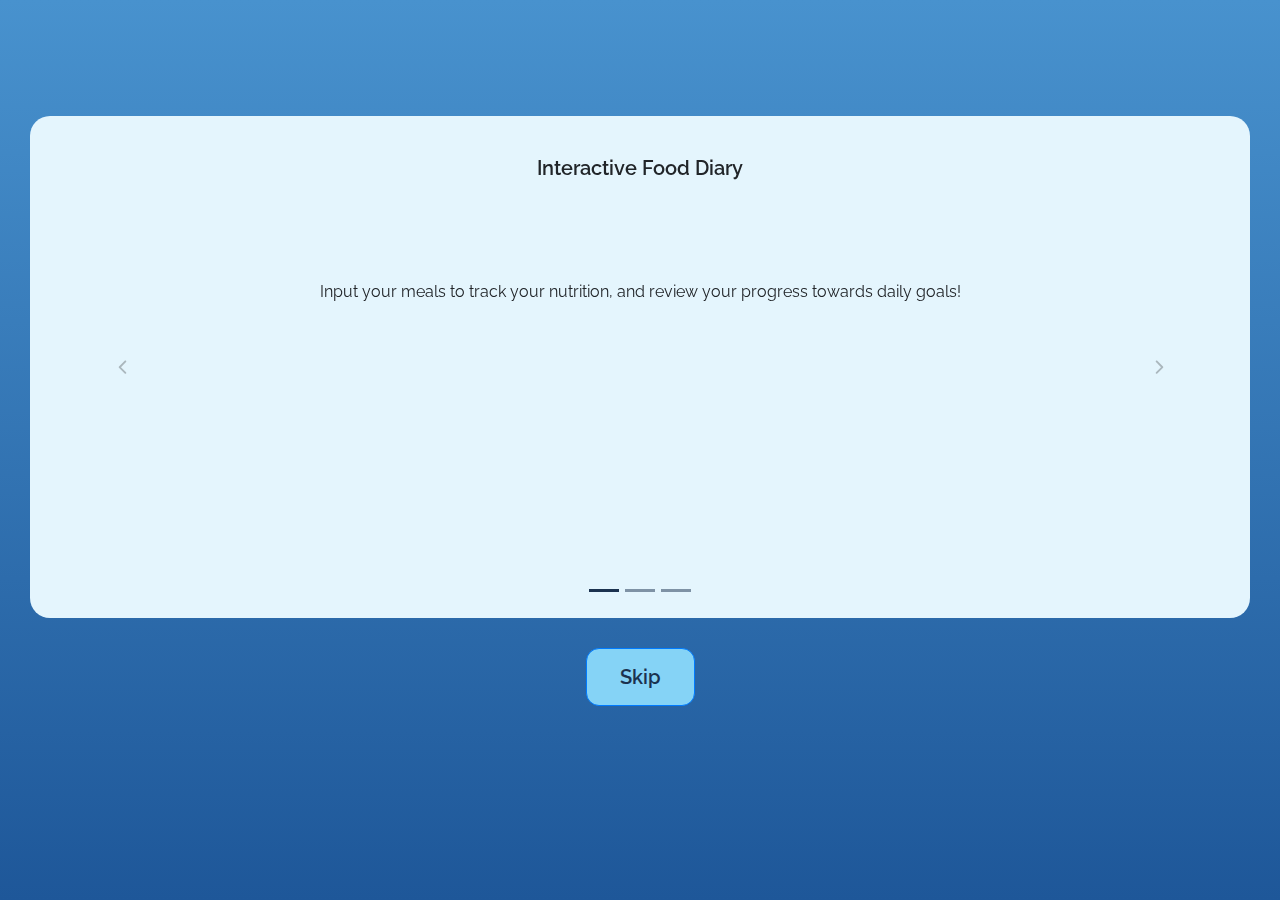
<file: scroller.html>
<!doctype html>
<html lang="en">
  <head>
    <!-- Required meta tags -->
    <meta charset="utf-8">
    <meta name="viewport" content="width=device-width, initial-scale=1, shrink-to-fit=no">
    
    <!-- Google fonts -->
    <link rel="preconnect" href="https://fonts.gstatic.com">
    <link href="https://fonts.googleapis.com/css2?family=Raleway:wght@300;400;600&display=swap" rel="stylesheet">
    
    <!-- Bootstrap CSS -->
    <link rel="stylesheet" href="https://stackpath.bootstrapcdn.com/bootstrap/4.3.1/css/bootstrap.min.css" integrity="sha384-ggOyR0iXCbMQv3Xipma34MD+dH/1fQ784/j6cY/iJTQUOhcWr7x9JvoRxT2MZw1T" crossorigin="anonymous">
    <link rel="stylesheet" href="css/index.css">

    <title>MyFitnessPal</title>
  </head>

  <body>
    <div class="scroller">
        <div id="carouselExampleIndicators" class="carousel slide" data-ride="carousel">
            <ol class="carousel-indicators">
              <li data-target="#carouselExampleIndicators" data-slide-to="0" class="active"></li>
              <li data-target="#carouselExampleIndicators" data-slide-to="1"></li>
              <li data-target="#carouselExampleIndicators" data-slide-to="2"></li>
            </ol>
            <div class="carousel-inner">
              <div class="carousel-item active">
                <h1>Interactive Food Diary</h1>
                <p>Input your meals to track your nutrition, and review your progress towards daily&nbsp;goals!</p>
              </div>
              <div class="carousel-item">
                <h1>Excercise Log</h1>
                <p>Follow unique workout routines and track your calories&nbsp;burned!</p>
              </div>
              <div class="carousel-item">
                <h1>Strong Interactive Community!</h1>
                <p>Stay motivated and inspired with access to the largest network of wellness enthusiasts just like you!</p>
              </div>
            </div>
            <a class="carousel-control-prev" href="#carouselExampleIndicators" role="button" data-slide="prev">
              <span class="carousel-control-prev-icon" aria-hidden="true"></span>
              <span class="sr-only">Previous</span>
            </a>
            <a class="carousel-control-next" href="#carouselExampleIndicators" role="button" data-slide="next">
              <span class="carousel-control-next-icon" aria-hidden="true"></span>
              <span class="sr-only">Next</span>
            </a>
          </div>





        <!-- <div class="carousel-inner">
            <div class="carousel-item active">
              
            </div>
            <div class="carousel-item">
              
            </div>
            <div class="carousel-item">
              
            </div>
          </div> -->
        
        <a href="info1.html">
            <button class="btn btn-lg btn-primary">Skip</button>
        </a>
    </div>
    

    <!-- Optional JavaScript -->
    <!-- jQuery first, then Popper.js, then Bootstrap JS -->
    <script src="https://code.jquery.com/jquery-3.3.1.slim.min.js"
      integrity="sha384-q8i/X+965DzO0rT7abK41JStQIAqVgRVzpbzo5smXKp4YfRvH+8abtTE1Pi6jizo"
      crossorigin="anonymous"></script>
    <script src="https://cdnjs.cloudflare.com/ajax/libs/popper.js/1.14.7/umd/popper.min.js"
      integrity="sha384-UO2eT0CpHqdSJQ6hJty5KVphtPhzWj9WO1clHTMGa3JDZwrnQq4sF86dIHNDz0W1"
      crossorigin="anonymous"></script>
    <script src="https://stackpath.bootstrapcdn.com/bootstrap/4.3.1/js/bootstrap.min.js"
      integrity="sha384-JjSmVgyd0p3pXB1rRibZUAYoIIy6OrQ6VrjIEaFf/nJGzIxFDsf4x0xIM+B07jRM"
      crossorigin="anonymous"></script>
  </body>
</html>
</file>
<file: css/index.css>
body, html {
  height: 100%;
  /* Permalink - use to edit and share this gradient: https://colorzilla.com/gradient-editor/#1e5799+0,4892ce+100 */
  background: #1e5799; /* Old browsers */
  background: -moz-linear-gradient(top,  #4892ce 0%, #1e5799 100%); /* FF3.6-15 */
  background: -webkit-linear-gradient(top,  #4892ce 0%,#1e5799 100%); /* Chrome10-25,Safari5.1-6 */
  background: linear-gradient(to bottom,  #4892ce 0%,#1e5799 100%); /* W3C, IE10+, FF16+, Chrome26+, Opera12+, Safari7+ */
  filter: progid:DXImageTransform.Microsoft.gradient( startColorstr='#4892ce', endColorstr='#1e5799',GradientType=0 ); /* IE6-9 */
}

body, html {
  font-family: 'Raleway', sans-serif;
  margin: 0;
  padding: 0;
}

.logoImg {
  position: relative;
  padding: 0 58px;
  height: 812px;
  padding-top: 280px;
}
img#logo { 
  width: 100%;
  max-width: 300px;
  height: auto;
}

.begin {
  padding-top: 136px;
  text-align: center;
}

#logoBegin {
  width: 207px;
  margin-bottom: 84px;
}

.begin p {
  max-width: 270px;
  margin: 0 auto;
  color: white;
  margin-bottom: 84px;
  line-height: 1.85em;;
}

button {
  margin-bottom: 25px;
  color: #1b324f !important;
  background-color: #85d3f6 !important;
  border-radius: 13px !important;
  padding: 13px 33px !important;
  font-weight: 600 !important;
  outline: 0 !important;
}
button:hover {
  background-color: #1b324f !important;
}

.begin a {
  color: white;
  text-decoration: underline;
  padding: 15px;
}

.begin a:hover {
  color: #ffc600
}

.scroller {
  padding-top: 116px;
  text-align: center;
}

.carousel {
  background-color: #e4f5fd;
  margin: 0 30px;
  height: 502px;
  border-radius: 20px;
  margin-bottom: 30px;
}

.carousel h1 {
  font-size: 20px;
  font-weight: 600;
  margin-top: 40px;
  margin-bottom: 100px; 
  padding: 0 25px;
}

.carousel p {
  padding: 0 25px;
}


.carousel-control-prev-icon {
    background-image: url("../images/Arrow2.svg") !important;
}

.carousel-control-next-icon {
  background-image: url("../images/Arrow.svg") !important;
}

.info {
  text-align: center;
}

.infoContent {
  background-color: #e4f5fd;
  height: 600px;
  text-align: left;
  margin: 60px 45px 30px; 
  border-radius: 20px;
  padding: 30px 25px 0
}

.info h1 { 
  font-size: 20px;
  font-weight: 600;
  margin-bottom: 30px; 
  text-align: center;
  padding: 0 15px;
}

.info button#second {
  margin-left: 13px;
}

.congratsContent {
  background-color: #e4f5fd;
  height: 600px;
  margin: 60px 45px 30px; 
  border-radius: 20px;
  padding: 30px 25px 0
}

.carousel-indicators li {
  background-color: #1b324f !important;
}
</file>
